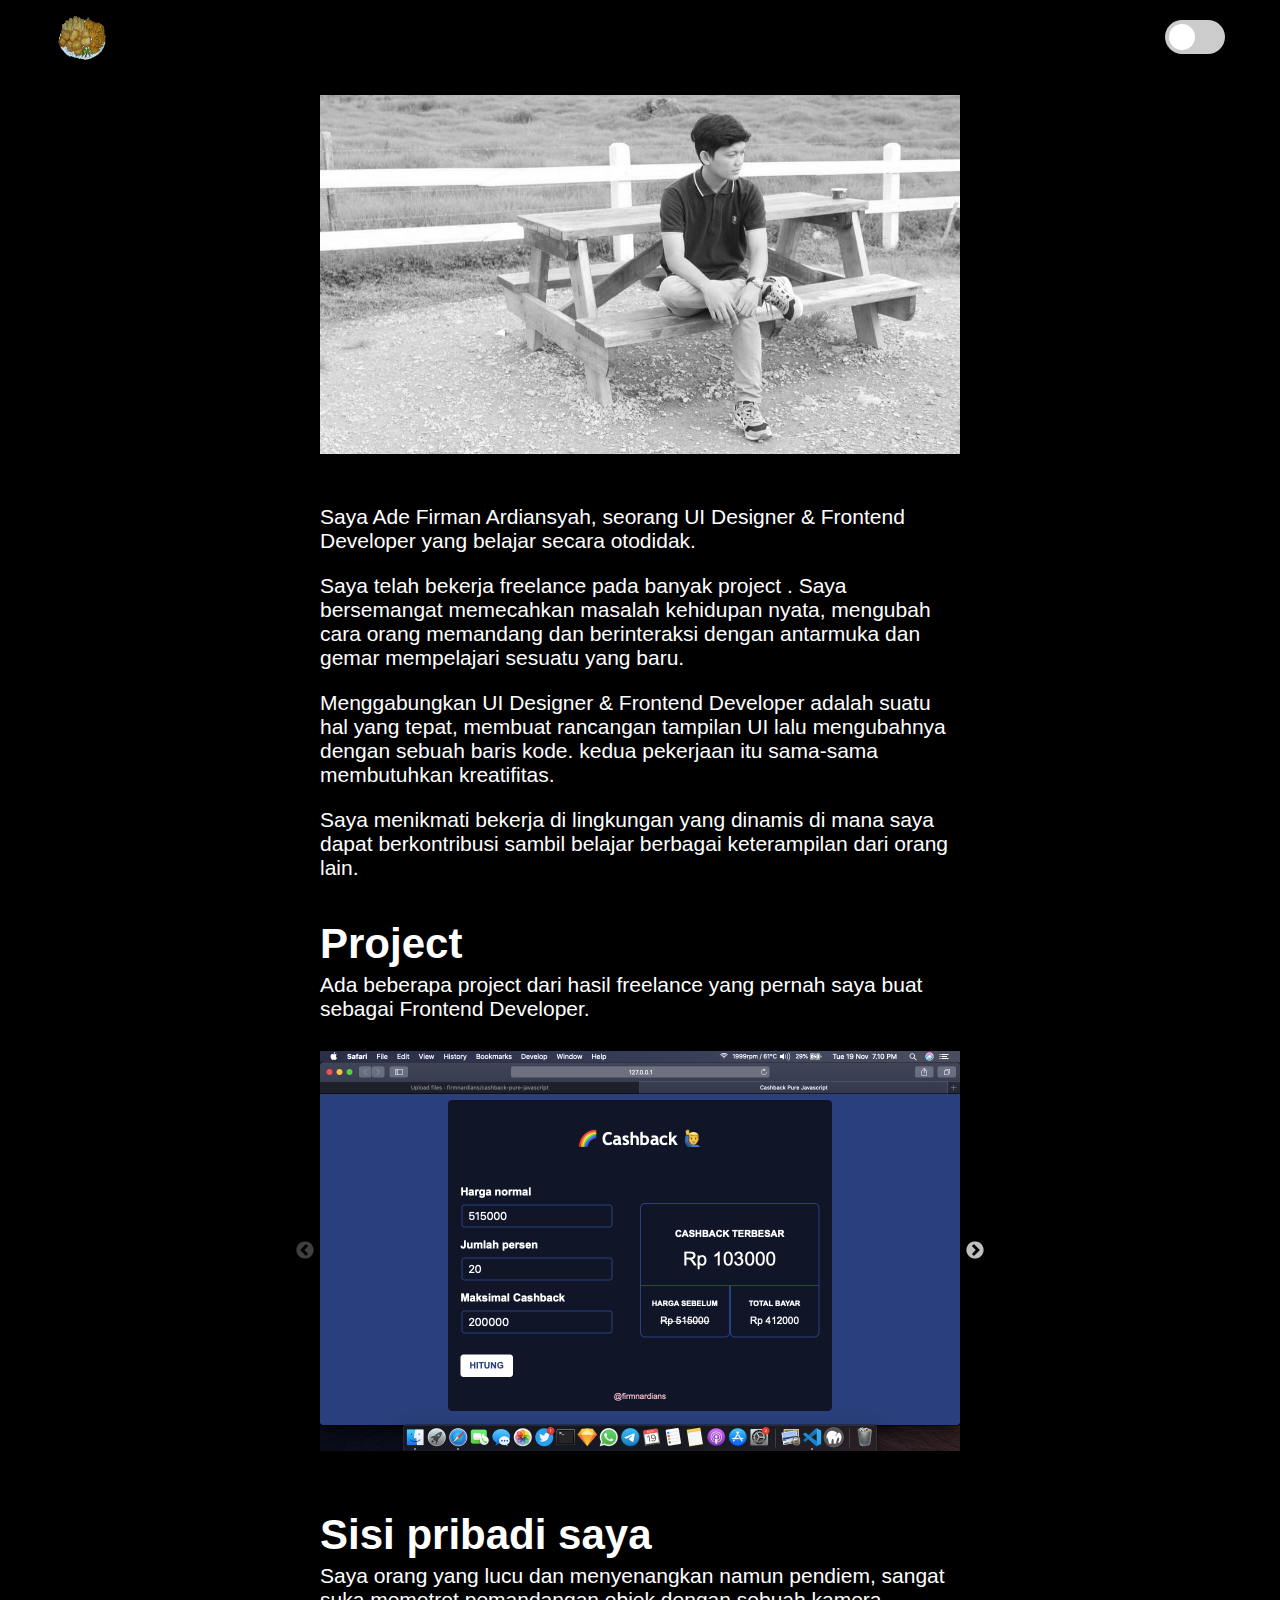
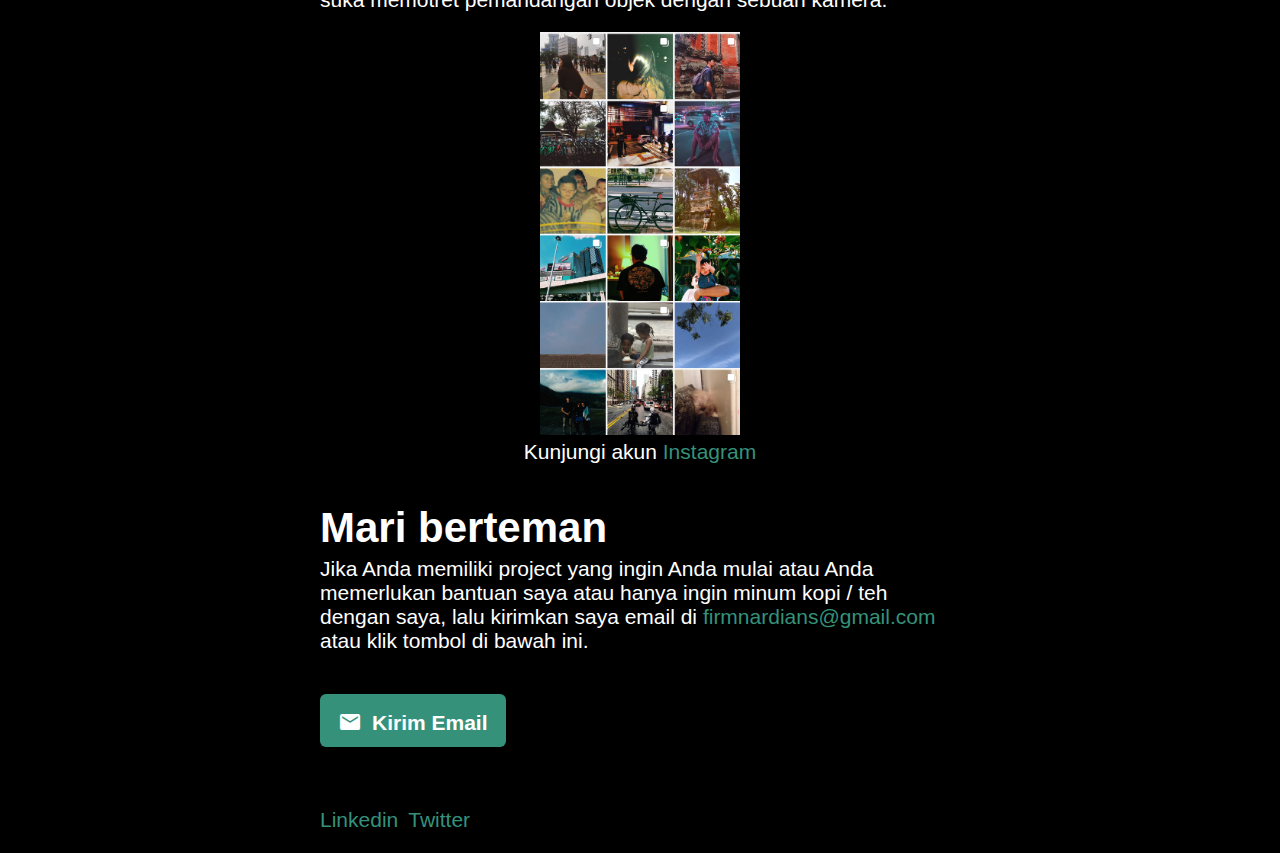
<file: about.html>
<!DOCTYPE html>
<html lang="en">
<head>
    <meta charset="UTF-8">
    <meta name="viewport" content="width=device-width, initial-scale=1.0">
    <meta http-equiv="X-UA-Compatible" content="ie=edge">
    <link rel="icon" href="./assets/images/gorengan.png" type="image/x-icon"/>
    <title>Ade Firman Ardiansyah</title>
    <link rel="stylesheet" href="./assets/css/style.css">
    <link rel="stylesheet" href="./assets/css/mobile.css">
    <link rel="stylesheet" href="./assets/vendor/slick/slick-theme.css">
    <link rel="stylesheet" href="./assets/vendor/slick/slick.css">
</head>
<body>

    <div id="myoverlay" class="overlay">
        <div id="loading"></div> 
    </div>
<!-- navbar -->
<div class="navbar">
        <div class="navbarBrand">
            <a href="index.html">
                <img class="imgLogo" src="./assets/images/gorengan.png" alt="">
            </a>
        </div>
        <div class="theme-switch-wrapper">
            <label class="theme-switch" for="checkbox">
                <input type="checkbox" id="checkbox" />
                <div class="slider round"></div>
          </label>
        </div>
</div>
<!-- navbar -->

<div class="cardPaddingTop">
    <div class="cardFullx">
        <div class="aboutMeHome"> 
            <div class="fullWidth">
                <div class="img-hover-zoom img-hover-zoom--colorize">
                    <img class="imgFullWidth" src="./assets/images/hero.jpg" alt="">
                </div>
            </div>
            <div class="storytelling">
                <p>
                    Saya Ade Firman Ardiansyah, seorang UI Designer & Frontend Developer yang belajar secara otodidak.
                <p>
                <p>
                    Saya telah bekerja freelance pada banyak project . Saya bersemangat memecahkan masalah kehidupan nyata, mengubah cara orang memandang dan berinteraksi dengan antarmuka dan gemar mempelajari sesuatu yang baru.
                </p>
                <p>
                    Menggabungkan UI Designer & Frontend Developer adalah suatu hal yang tepat, membuat rancangan tampilan UI lalu mengubahnya dengan sebuah baris kode. kedua pekerjaan itu sama-sama membutuhkan kreatifitas.
                </p>
                <p>
                    Saya menikmati bekerja di lingkungan yang dinamis di mana saya dapat berkontribusi sambil 
                    belajar berbagai keterampilan dari orang lain.
                </p>
            </div>

            <div class="myProject">
                <h1>Project</h1>
                <p>Ada beberapa project dari hasil freelance yang pernah saya buat sebagai Frontend Developer.</p>

                    <div class="banner-mobile">
                        <div class="project">
                                <div class="project-image">
                                <img src="./assets/images/project/4.png" class="projectImg">
                                </div>
                                <div class="project-image">
                                    <img src="./assets/images/project/3.png" class="projectImg">
                                </div>
                                <div class="project-image">
                                    <img src="./assets/images/project/1.png" class="projectImg">
                                </div>  
                                <div class="project-image">
                                    <img src="./assets/images/project/5.png" class="projectImg">
                                </div>    
                                <div class="project-image">
                                    <img src="./assets/images/project/6.png" class="projectImg">
                                </div>      
                                <div class="project-image">
                                    <img src="./assets/images/project/9.png" class="projectImg">
                                </div>  
                                <div class="project-image">
                                    <img src="./assets/images/project/7.png" class="projectImg">
                                </div>       
                                <div class="project-image">
                                    <img src="./assets/images/project/8.png" class="projectImg">
                                </div>  
                                <div class="project-image">
                                    <img src="./assets/images/project/2.png" class="projectImg">
                                </div>  
                                
                            <div id="torso"></div>
                            <div id="legs"></div>
                        </div>
                    </div>
            </div>

            <div class="personalside">
                <h1>Sisi pribadi saya</h1>
                <p>Saya orang yang lucu dan menyenangkan namun pendiem, sangat suka memotret pemandangan objek dengan sebuah kamera.</p>
                    <div class="cardImgInstagram">
                        <img class="imgInstagram" src="./assets/images/ig.png" alt="">
                    </div>
               <p class="instagramShowLink">Kunjungi akun <a href="https://instagram.com/firmnardians">Instagram</a> </p> 
            </div>


                <div class="emailtome">
                    <h1>Mari berteman</h1>
                    <p>Jika Anda memiliki project yang ingin Anda mulai atau Anda memerlukan bantuan saya atau hanya ingin minum kopi / teh dengan saya, lalu kirimkan saya email di <a href="mailto:firmnardians@gmail.com">firmnardians@gmail.com</a>  atau klik tombol di bawah ini.</p> 
                    <a href="mailto:firmnardians@gmail.com">
                        <div class="btnPrimary btnAboutMe">
                            <i class="material-icons">email</i>Kirim Email
                        </div>
                    </a>
                </div>

                <div class="cardFooter">
                    <div class="dataFlexFooter">
                        <a href="https://id.linkedin.com/in/firmnardians">
                            <p>Linkedin</p>
                        </a>
                        <a href="https://twitter.com/firmnardians">
                            <p>Twitter</p>
                        </a>
                    </div>
                </div>


        </div>
    </div>
</div>

<script src="http://ajax.googleapis.com/ajax/libs/jquery/1.9.1/jquery.min.js"></script>
<script src="./assets/vendor/slick/slick.min.js"></script>
<script src="./assets/js/base.js"></script>
</body>
</html>
</file>
<file: assets/css/style.css>
*:focus {
    outline: 0 !important; 
}
/* fallback */
@font-face {
    font-family: 'Material Icons';
    font-style: normal;
    font-weight: 400;
    src: url(../icon/icon.woff2) format('woff2');
  }
  
  .material-icons {
    font-family: 'Material Icons';
    font-weight: normal;
    font-style: normal;
    font-size: 24px;
    line-height: 1;
    letter-spacing: normal;
    text-transform: none;
    display: inline-block;
    white-space: nowrap;
    word-wrap: normal;
    position: relative;
    top: 4px;
    padding-right: 10px;
    direction: ltr;
    -webkit-font-feature-settings: 'liga';
    -webkit-font-smoothing: antialiased;
  }
:root {
    --primary-color: #ffffff;
    --secondary-color: #ffffff;
    --font-color: #ffffff;
    --bg-color: #000000;
    --heading-color: #000000;
}
[data-theme="dark"] {
    --primary-color: #9A97F3;
    --secondary-color: #818cab;
    --font-color: #070724;
    --bg-color: #ffffff;
    --heading-color: #818cab;
}
html body{
    padding: 0;
    margin: 0;
    font-size: 21px;
    font-family: Arial, Helvetica, sans-serif;
    background-color: var(--bg-color);
    color: var(--font-color);
    overflow-x: hidden;
}
.dataFlex{
    display: flex;
}
.navbar{
    padding: 10px 55px;
    position: fixed;
    left: 0;
    right: 0;
    background-color: var(--bg-color);
    z-index: 99;
    box-shadow: 0 2px 6px 0 rgba(0,0,0,.2);
}
.cardFull{
    height: 100vh;
}
.centerDiv{
    position: absolute;
    left: 50%;
    top: 50%;
    -webkit-transform: translate(-50%, -50%);
    transform: translate(-50%, -50%);
}
.imgAvatar{
    width: 350px;
}
.cardPaddingRight{
    padding-right: 15px;
}
.cardtitleHomePage{
    text-align: center;
    top: 120px;
    left: -5px;
    position: relative;
}
.titleName{
    background: rgb(54, 145, 122);
    padding: 10px 15px;
    border-bottom: 4px solid rgb(14, 73, 58);
}
.titleName h3{
    font-size: 30px;
    font-weight: 600;
    margin: 0px;
}
.imgLogo{
    width: 55px;
    height: 55px;
}
.navbarBrand{
    display: inline-block;
}
.subTitle{
    margin-top: 10px;
}
.subTitle h4{
    margin: 0px;
}
.zoom{
	overflow: hidden;
	padding-bottom: 55%;
}
.zoom img{
	position: fixed;
	top: 0%;
	left: 50%;
	max-width: 120%;
	width: 100%;
	transform: translateX(-50%);
	will-change: -webkit-filter, filter, transform;
}
.page2{
    margin: 20% auto 0px;
}
.cardLeft{
    padding-left: 20px;
    padding-right: 10px;
    width: 50%;
    margin-left: 25px;
    margin-right: 25px;
}
.dataFlexFooter{
    display: flex;
}
.cardRight{
    padding-left: 10px;
    padding-right: 20px;
    width: 50%;
}
header{
	position: relative;
}
.imgDesign{
    width: 350px;
    margin: 10px auto 20px;
    display: block;
}
.theme-switch-wrapper {
    display: flex;
    align-items: center;
    float: right;
    padding-top: 10px;

  }
  .theme-switch {
    display: inline-block;
    height: 34px;
    position: relative;
    width: 60px;
  }
  
  .theme-switch input {
    display:none;
  }
  
  .slider {
    background-color: #ccc;
    bottom: 0;
    cursor: pointer;
    left: 0;
    position: absolute;
    right: 0;
    top: 0;
    transition: .4s;
  }
  
  .slider:before {
    background-color: #fff;
    bottom: 4px;
    content: "";
    height: 26px;
    left: 4px;
    position: absolute;
    transition: .4s;
    width: 26px;
  }
  
  input:checked + .slider {
    background-color:rgb(54, 145, 122);
  }
  
  input:checked + .slider:before {
    transform: translateX(26px);
  }
  
  .slider.round {
    border-radius: 34px;
  }
  
  .slider.round:before {
    border-radius: 50%;
  }

  .slickImg{
      width: 400px;
      height: 400px;
      cursor: grab;
  }

  .slick-prev:before, .slick-next:before{
      color: var(--font-color)!important;
  }
.cardShowDesignArt{
    background-image: url('../images/imgDesign3.png');
    width: 400px;
    height: 400px;
    background-color: #0000008f;
    background-size: cover;
    cursor: grab;
    background-position: center;
  }
  .centerMargin{
    position: relative;
    float: left;
    top: 50%;
    left: 50%;
    transform: translate(-50%, -50%);
  }
  .btnPrimary{
      padding: 12px 18px;
      background: rgb(54, 145, 122);
      color: #fff;
      border-radius: 6px;
      font-weight: 600;
  }
  .btnPrimary a{
      text-decoration: none;
  }
a{
    text-decoration: none;
}
.imgCoding{
    padding: 0;
    width: 350px;
    border-radius: 10px;
    margin: 10px auto 20px;
    cursor: pointer;
    display: block;
}
.cardMarginCenter{
    border-radius: 10px;
    margin: 10px auto 20px;
    display: block;
}
.sumber{
    text-align: center;
    font-size: 15px;
    display: none;
    font-style: italic;
}

.aboutMeHome{
    width: 50vw;
    margin: 0 auto;
}
.btnAboutMe{
    display: inline-block;
    margin-top: 20px;
}
.cardPaddingTop{
    padding-top: 95px;
}
a {
    color: rgb(54, 145, 122);
}
.imgFullWidth{
    width: 100%;
}
.fullWidth{
    padding: 0;
}

.img-hover-zoom--colorize img {
    transition: transform .5s, filter 1.5s ease-in-out;
    filter: grayscale(100%);
}
  
.img-hover-zoom--colorize:hover img {
    filter: grayscale(0);
    transform: scale(1.1);
}

.storytelling{
    padding-top: 25px;
}
.emailtome{
    margin-top: 40px;
    margin-bottom: 40px;
}
.emailtome h1{
    margin: 0px;
}
.emailtome p{
    margin-top: 5px;
}
.myProject{
    margin-top: 40px;
    margin-bottom: 40px;
}
.myProject h1{
    margin: 0;
}
.myProject p{
    margin-top: 5px;
    margin-bottom: 10px;
}
.project-image{
    padding: 20px;
}
.projectImg{
    width: auto;
    height: 400px;
    cursor: grab;
}
.imgInstagram{
    width: 200px;
}
.cardImgInstagram{
    display: flex;
    justify-content: center;
}
.instagramShowLink{
    text-align: center;
}
.personalside{
    margin-bottom: 40px;
}
.personalside h1{
    margin: 0;
}
.personalside p{
    margin-top: 5px;
    margin-bottom: 20px;
}
.cardFooter{
    float: left;
}
.cardFooter p{
    margin-right: 10px;
}

#loading{
    width: 50px;
    height: 50px;
    border: solid 5px  #ccc;
    border-top-color: rgb(54, 145, 122);
    border-radius: 100px;
    position: fixed;
    left: 0;
    top: 0;
    right: 0;
    z-index: 999;
    overflow: show;
    bottom: 0;
    margin: auto;
    animation: myload  2s linear infinite;
}
@keyframes myload{
    from {transform:rotate(0deg)}
    to {transform: rotate(360deg)}
}
.overlay {
    background: var(--bg-color);    
    top: 0;                
    right: 0;               
    bottom: 0;
    left: 0;
    position: fixed;
    height: 100%;
    width: 100%;
    overflow-x: hidden;
    z-index: 999;
}
</file>
<file: assets/css/mobile.css>
@media only screen and (max-width: 775px) {
    .dataFlex{
        display: block;
    }
    .aboutMeHome {
        padding: 0px;
        width: auto;
        margin-left: 35px;
        margin-right: 35px;
    }
    .project{
        margin-right: 30px;
        margin-left: 30px;
    }
    .navbar {
        padding: 10px 20px;
    }
    .zoom img{
        top: -10%;
        max-width: 150%;
        width: 120%;
    }
    .cardLeft {
        padding-left: 0px;
        padding-right: 0px;
        width: auto;
        margin-left: 35px;
        margin-right: 35px;
    }
    .cardPaddingRight {
        padding-right: 0px;
    }
    .imgCoding{
        display: none;
    }
    .cardRight {
        padding-left: 0px;
        padding-right: 0px;
        width: auto;
        margin-left: 35px;
        margin-right: 35px;
    }
  }

  @media only screen and (max-width: 495px) {
    .zoom img{
        top: -50%;
        max-width: 220%;
        width: 200%;
    }
    .cardtitleHomePage {
        text-align: center;
        top: 100px;
        left: -5px;
        position: relative;
    }
    .titleName h3{
        font-size: 17px;
    }
  }
</file>
